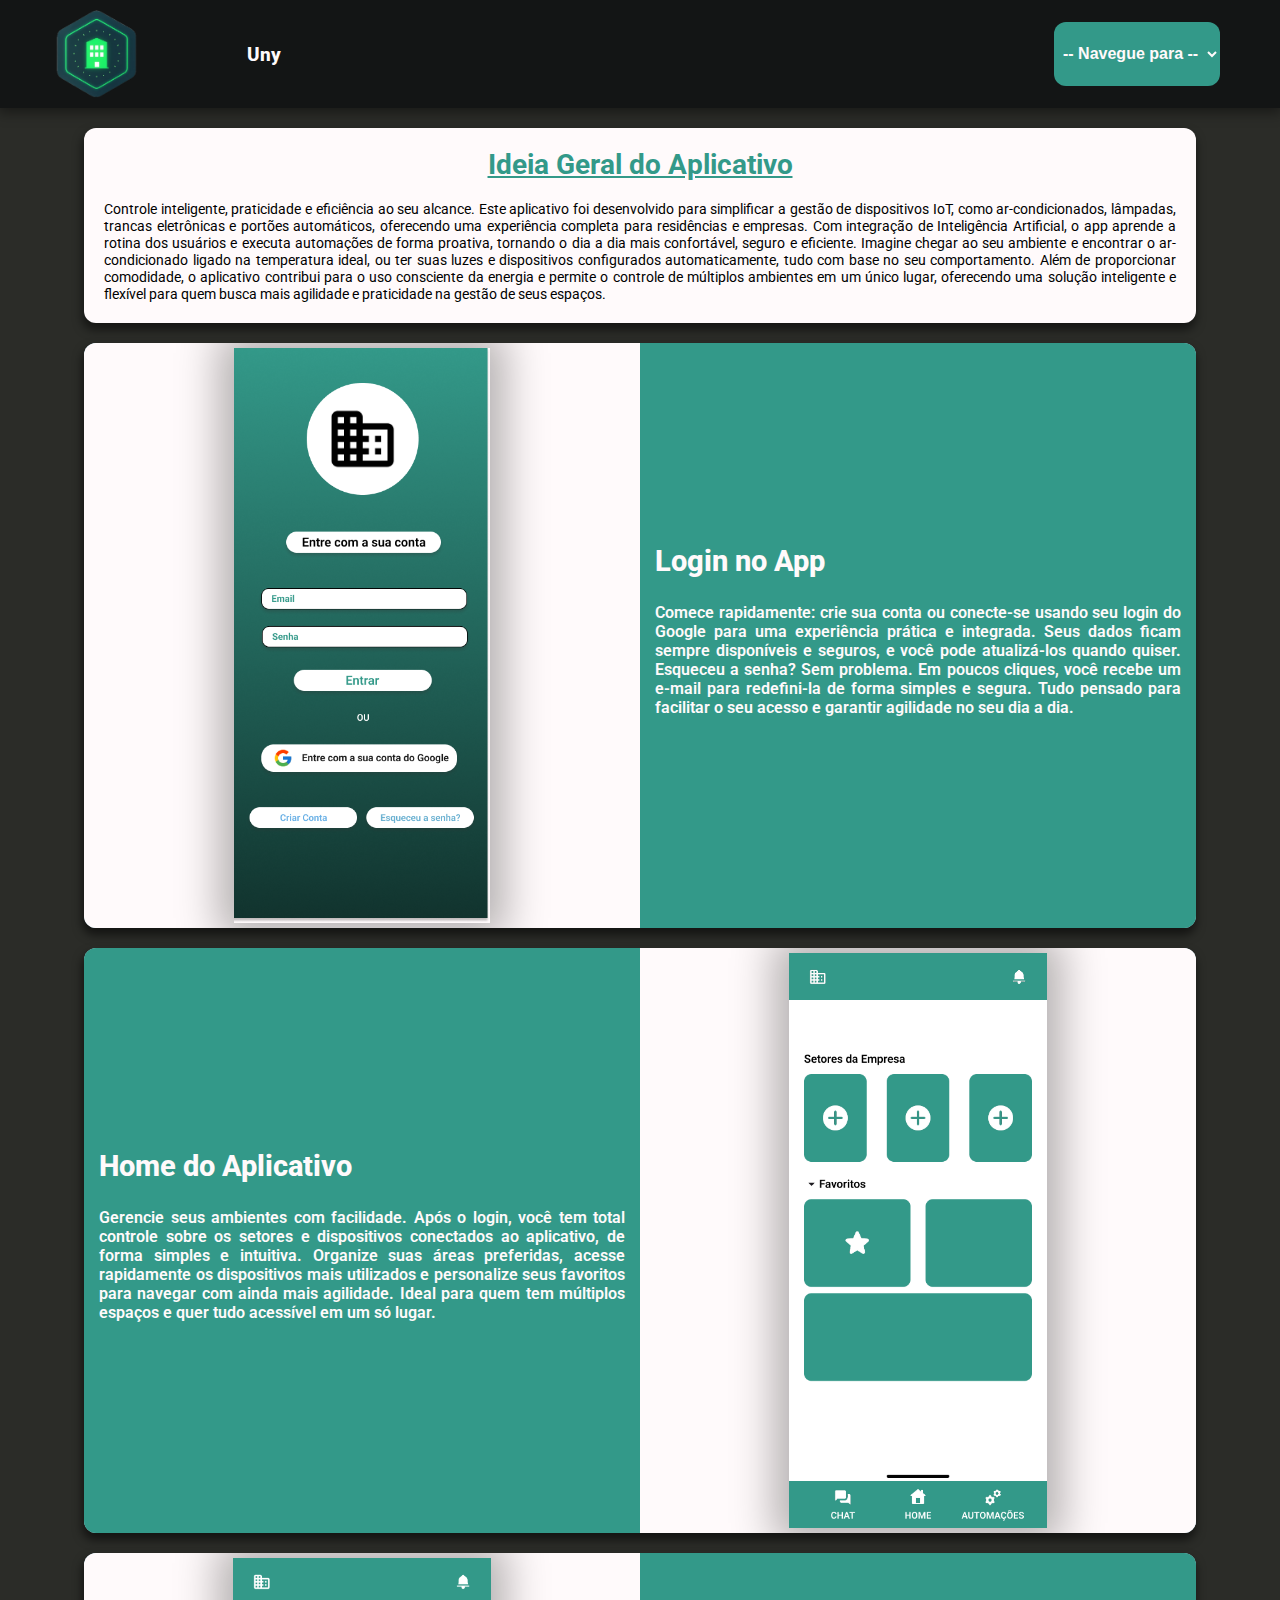
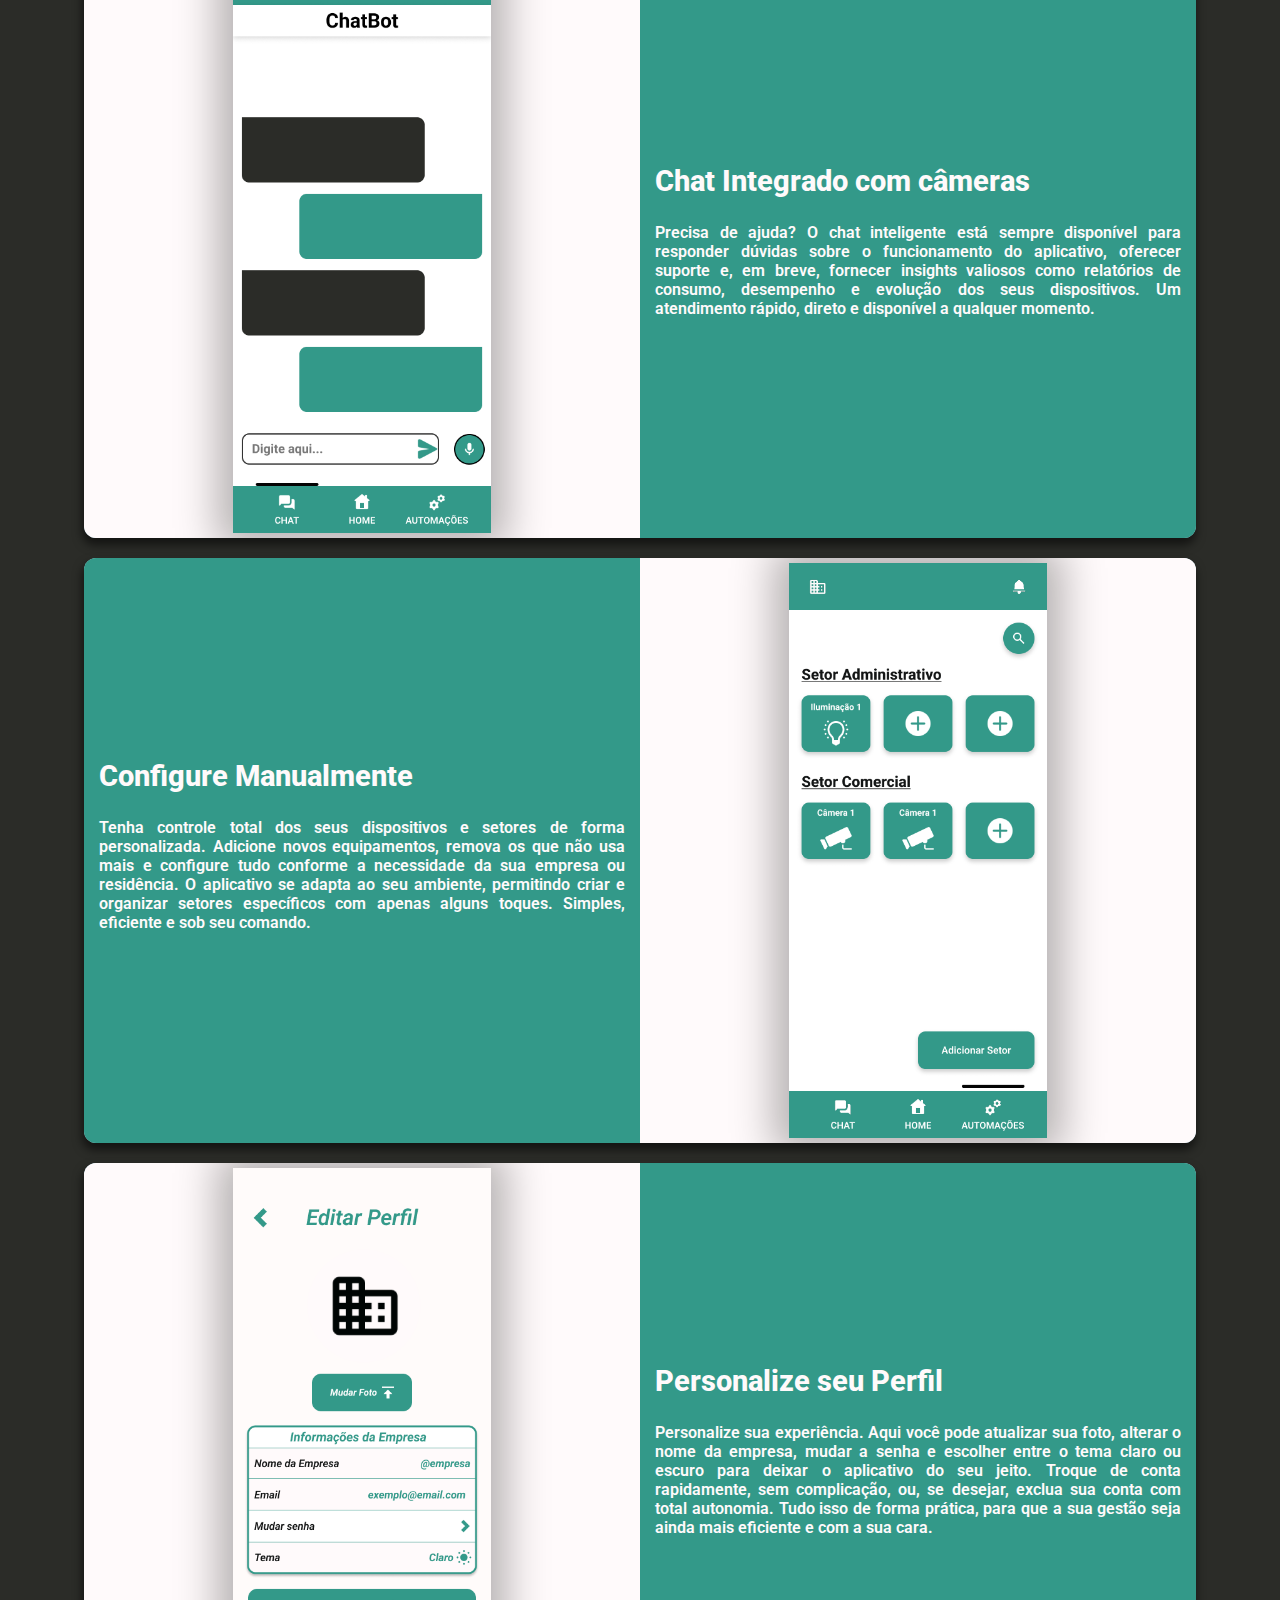
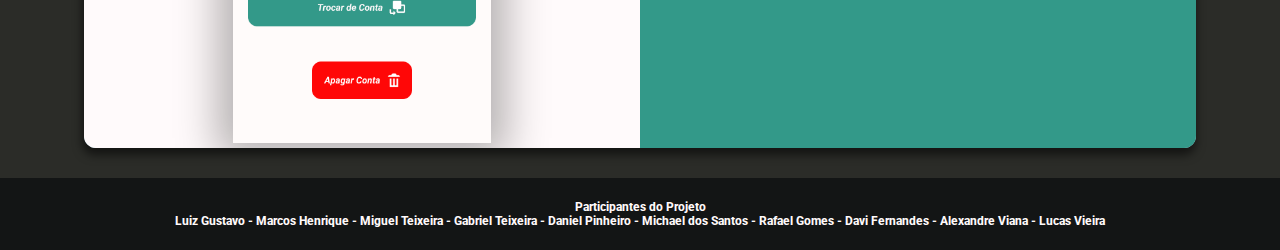
<file: index.html>
<!DOCTYPE html>
<html lang="pt-br">
<head>
    <meta charset="UTF-8">
    <meta name="viewport" content="width=device-width, initial-scale=1.0">
    <Link rel="icon" type="image/x-icon" href="./src/assets/logo-app.png"></Link>
    <Link rel="stylesheet" href="./src/css/reset.css"></Link>
    <Link rel="stylesheet" href="./src/css/style.css"></Link>
    <Link rel="stylesheet" href="./src/css/responsive.css"></Link>
    <title>Portfólio - Uny</title>
</head>
<body>
    <header>
        <section id="logo-container">
            <img id="logo-img" src="./src/assets/icons/logo-app.png" alt="Logo do Uny">
            <h1>Uny</h1>
        </section>

        <section id="options">
            <select id="option" name="selecao">
                <option value="">-- Navegue para --</option>
                <option value="Github">Github</option>
                <option value="Ideia">Ideia</option>
                <option value="Telas">Telas</option>
            </select>
        </section>
    </header>

    <section id="conteudo-container">

        <article id="resumo-projeto">
            <h1 id="Ideia">Ideia Geral do Aplicativo</h1>
            <p>
                Controle inteligente, praticidade e eficiência ao seu alcance. Este aplicativo foi desenvolvido para simplificar a gestão de dispositivos IoT, como ar-condicionados, lâmpadas, trancas eletrônicas e portões automáticos, oferecendo uma experiência completa para residências e empresas. Com integração de Inteligência Artificial, o app aprende a rotina dos usuários e executa automações de forma proativa, tornando o dia a dia mais confortável, seguro e eficiente. Imagine chegar ao seu ambiente e encontrar o ar-condicionado ligado na temperatura ideal, ou ter suas luzes e dispositivos configurados automaticamente, tudo com base no seu comportamento. Além de proporcionar comodidade, o aplicativo contribui para o uso consciente da energia e permite o controle de múltiplos ambientes em um único lugar, oferecendo uma solução inteligente e flexível para quem busca mais agilidade e praticidade na gestão de seus espaços.
            </p>
        </article>

        <section id="Telas" class="expl-tela-container">
            <section class="tela-container">
                <img class="tela-img" src="./src/assets/images/tela-login.png" alt="Icone de Tela do Aplicativo">
            </section>

            <article class="analise-tela">
                <h2>Login no App</h2>
                <p>
                    Comece rapidamente: crie sua conta ou conecte-se usando seu login do Google para uma experiência prática e integrada. Seus dados ficam sempre disponíveis e seguros, e você pode atualizá-los quando quiser. Esqueceu a senha? Sem problema. Em poucos cliques, você recebe um e-mail para redefini-la de forma simples e segura. Tudo pensado para facilitar o seu acesso e garantir agilidade no seu dia a dia.
                </p>
            </article>
        </section>

        <section class="expl-tela-container">

            <article class="analise-tela">
                <h2>Home do Aplicativo</h2>
                <p>
                    Gerencie seus ambientes com facilidade. Após o login, você tem total controle sobre os setores e dispositivos conectados ao aplicativo, de forma simples e intuitiva. Organize suas áreas preferidas, acesse rapidamente os dispositivos mais utilizados e personalize seus favoritos para navegar com ainda mais agilidade. Ideal para quem tem múltiplos espaços e quer tudo acessível em um só lugar.
                </p>
            </article>

            <section class="tela-container">
                <img class="tela-img" src="./src/assets/images/tela-home.png" alt="Icone de Tela do Aplicativo">
            </section>
        </section>

        <section class="expl-tela-container">
            <section class="tela-container">
                <img class="tela-img" src="./src/assets/images/tela-chat.png" alt="Icone de Tela do Aplicativo">
            </section>

            <article class="analise-tela">
                <h2>Chat Integrado com câmeras</h2>
                <p>
                    Precisa de ajuda? O chat inteligente está sempre disponível para responder dúvidas sobre o funcionamento do aplicativo, oferecer suporte e, em breve, fornecer insights valiosos como relatórios de consumo, desempenho e evolução dos seus dispositivos. Um atendimento rápido, direto e disponível a qualquer momento.
                </p>
            </article>
        </section>

        <section class="expl-tela-container">

            <article class="analise-tela">
                <h2>Configure Manualmente</h2>
                <p>
                    Tenha controle total dos seus dispositivos e setores de forma personalizada. Adicione novos equipamentos, remova os que não usa mais e configure tudo conforme a necessidade da sua empresa ou residência. O aplicativo se adapta ao seu ambiente, permitindo criar e organizar setores específicos com apenas alguns toques. Simples, eficiente e sob seu comando.
                </p>
            </article>

            <section class="tela-container">
                <img class="tela-img" src="./src/assets/images/tela-auto.png" alt="Icone de Tela do Aplicativo">
            </section>

        </section>

        <section class="expl-tela-container">

            <section class="tela-container">
                <img class="tela-img" src="./src/assets/images/tela-perfil.png" alt="Icone de Tela do Aplicativo">
            </section>

            <article class="analise-tela">
                <h2 onclick="secreto()">Personalize seu Perfil</h2>
                <p>
                    Personalize sua experiência. Aqui você pode atualizar sua foto, alterar o nome da empresa, mudar a senha e escolher entre o tema claro ou escuro para deixar o aplicativo do seu jeito. Troque de conta rapidamente, sem complicação, ou, se desejar, exclua sua conta com total autonomia. Tudo isso de forma prática, para que a sua gestão seja ainda mais eficiente e com a sua cara.
                </p>
            </article>

        </section>
    </section>

    <footer>
        <p>Participantes do Projeto</p>
        <article>
            <a href="#">Luiz Gustavo</a> -
            <a href="#">Marcos Henrique</a> -
            <a href="#">Miguel Teixeira</a> -
            <a href="#">Gabriel Teixeira</a> -
            <a href="#">Daniel Pinheiro</a> -
            <a href="#">Michael dos Santos</a> -
            <a href="#">Rafael Gomes</a> -
            <a href="#">Davi Fernandes</a> -
            <a href="#">Alexandre Viana</a> -
            <a href="#">Lucas Vieira</a>
        </article>
        <p>
            
        </p>
    </footer>

    <script src="./src/js/index.js"></script>
</body>
</html>
</file>
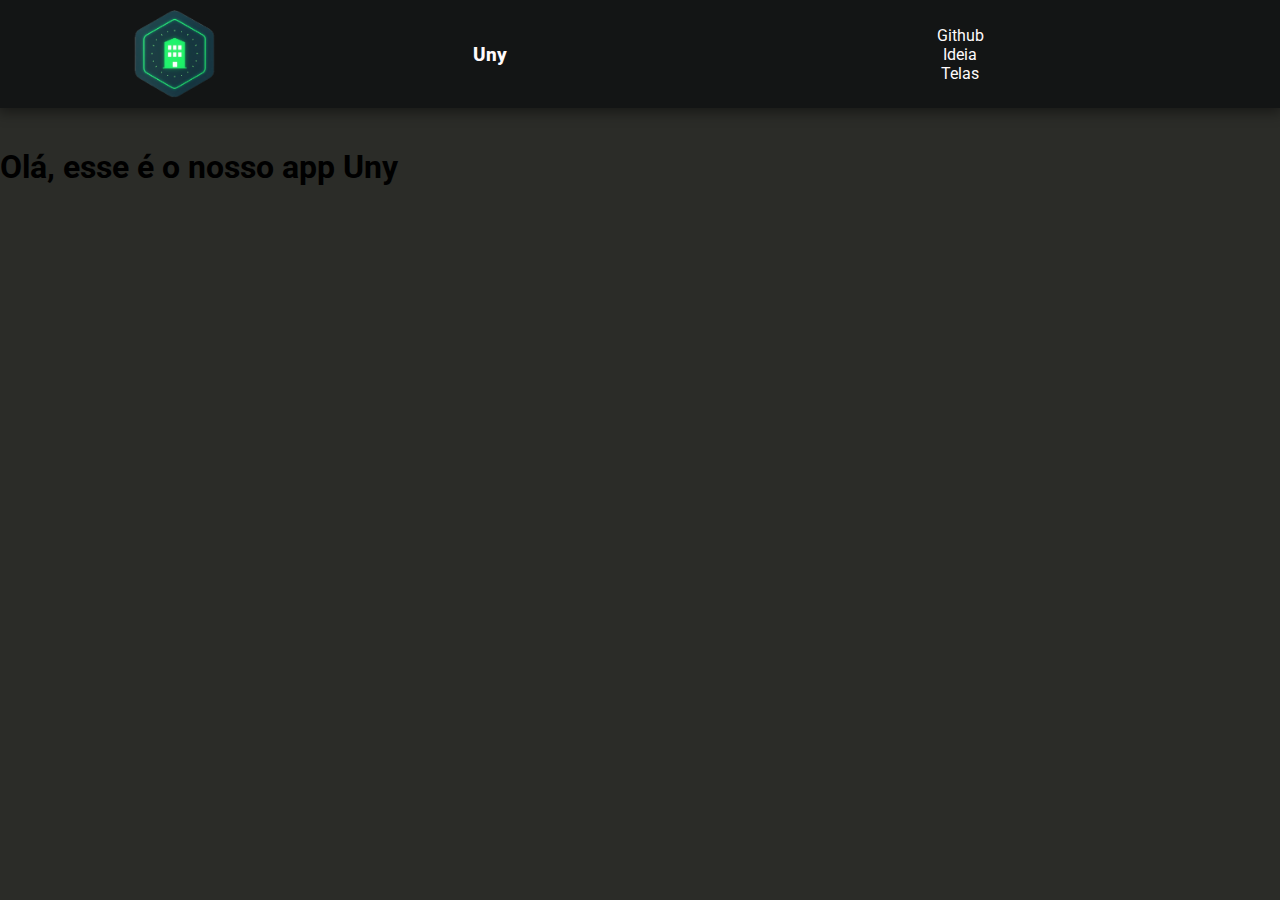
<file: src/index.html>
<!DOCTYPE html>
<html lang="en">
<head>
    <meta charset="UTF-8">
    <meta name="viewport" content="width=device-width, initial-scale=1.0">
    <Link rel="icon" type="image/x-icon" href="/src/assets/logo-app.png"></Link>
    <Link rel="stylesheet" href="./css/reset.css"></Link>
    <Link rel="stylesheet" href="./css/style.css"></Link>
    <title>Portfólio - Uny</title>
</head>
<body>
    <header>
        <section id="logo-container">
            <img id="logo-img" src="./assets/icons/logo-app.png" alt="Logo do Uny">
            <h1>Uny</h1>
        </section>
        <section id="options">
            <div class="option">
                <a href="#">Github</a>
            </div>

            <div class="option">
                <a href="#">Ideia</a>
            </div>

            <div class="option">
                <a href="#">Telas</a>
            </div>
        </section>
    </header>

    <section id="conteudo-container">
        <section class="">

        </section>
    </section>
    <h1>Olá, esse é o nosso app Uny</h1>
</body>
</html>
</file>
<file: src/css/style.css>
@import url('https://fonts.googleapis.com/css2?family=Roboto:ital,wght@0,100..900;1,100..900&display=swap');

/* Variáveis gerais do projeto */
:root {
    --fonte-padrao: "Roboto", sans-serif;
    --cor-1: #131515;
    --cor-2: #FFFAFB;
    --cor-3: #339989;
    --cor-4: #7DE2D1;
    --cor-5: #2B2C28;
}

* {
    box-sizing: border-box;
}

a {
    text-decoration: none;
    color: var(--cor-2);
}

body {
    height: 100dvh;

    font-family: var(--fonte-padrao);

    background-color: var(--cor-5);
}

header {
    background-color: var(--cor-1);
    width: 100dvw;
    height: 12dvh;

    display: flex;
    flex-direction: row;
    justify-content: space-between;
    position: relative;

    z-index: 2;
    box-shadow: 0px 3px 12px 2px rgba(0,0,0,0.40);
}

#logo-container {
    width: 50%;

    display: flex;
    align-items: center;
    justify-content: space-around;

    padding: 5px;
    overflow: hidden;
}

#logo-container > h1 {
    color: var(--cor-2);
    
    font-weight: 800;
    font-size: 1.2em;
}

#logo-container > h1:hover {
    text-decoration: underline;
    cursor: pointer;
}

#logo-img {
    height: 90%;
}

#options {
    width: 50%;

    display: flex;
    align-items: center;
    justify-content: center;
    flex-direction: column;

    padding: 0 10px;
}

#option {
    background-color: var(--cor-3);
    color: var(--cor-2);
    height: 60%;

    font-weight: 600;
    font-size: 1em;

    border-radius: 12px;
    padding: 5px;
}

#option > option {
    background-color: var(--cor-3);
    color: var(--cor-2);
}

/* Seção referente ao conteúdo do Site */

#resumo-projeto {
    background-color: var(--cor-2);

    border-radius: 12px;
    padding: 20px;

    height: 70%;

    margin-bottom: 10px;

    box-shadow: -1px 6px 10px 1px rgba(0,0,0,0.50);
}

#resumo-projeto > h1 {
    text-align: center;
    font-weight: 700;
    font-size: 1.5em;
    text-decoration: underline;

    color: var(--cor-3);

    margin-bottom: 20px;
}

#resumo-projeto > p {
    text-align: justify;
    font-size: 0.9em;
}

#conteudo-container {
    background-color: var(--cor-5);

    display: flex;
    flex-direction: column;
    align-items: center;

    z-index: 1;
    padding: 20px;
}

.expl-tela-container {
    background-color: lightblue;

    width: 100%;
    height: 65dvh;

    display: flex;
    flex-direction: column;
    margin: 10px 0;

    border-radius: 12px;
    overflow: hidden;

    box-shadow: -1px 6px 10px 1px rgba(0,0,0,0.54);
}

.tela-container {
    height: 60%;

    padding: 5px;

    background-color: var(--cor-2);
    display: flex;
    align-items: center;
    justify-content: center;
}

.analise-tela {
    height: 40%;

    color: var(--cor-2);
    background-color: var(--cor-3);

    display: flex;
    flex-direction: column;
    justify-content: space-evenly;
    padding: 0 15px;

    overflow: auto;
    position: relative;
}

.analise-tela h2 {
    background-color: var(--cor-3);

    padding: 15px 0;
    font-size: 1.2em;
    font-weight: 800;

    position: sticky;
    top: 0;
    z-index: 10;
}

.analise-tela > p {
    font-weight: 600;
    text-align: justify;

    font-size: 0.8em;

    padding-bottom: 10px;
}

.tela-img {
    height: 100%;

    box-shadow: 0px 0px 40px 15px rgba(0,0,0,0.30);
}

footer {
    height: 8dvh;
    background-color: var(--cor-1);
    color: var(--cor-2);

    font-size: 0.75em;
    font-weight: 750;
    padding: 20px 15px;

    display: flex;
    flex-direction: column;
    justify-content: center;
    align-items: center;
}
</file>
<file: src/css/responsive.css>
@media (min-width: 992px){

    header {
        
        padding: 0 50px;

        justify-content: space-between;
    }

    #logo-container {
        width: 20%;

        justify-content: space-between;
    }

    #options {
        width: 70%;

        align-items: flex-end;
    }

    #conteudo-container {
        width: 90%;

        margin: auto;
    }

    #resumo-projeto > h1 {
        font-size: 1.75em;
    }

    .expl-tela-container {
        flex-direction: row;
    }

    .tela-container {
        height: 100%;
        width: 50%;
    }

    .analise-tela {
        height: 100%;
        width: 50%;

        justify-content: center;

        gap: 25px;
    }

    .analise-tela h2 {
        font-size: 1.8em;

        padding: 0;
    }

    .analise-tela > p {
        font-size: 1em;
    }
}
</file>
